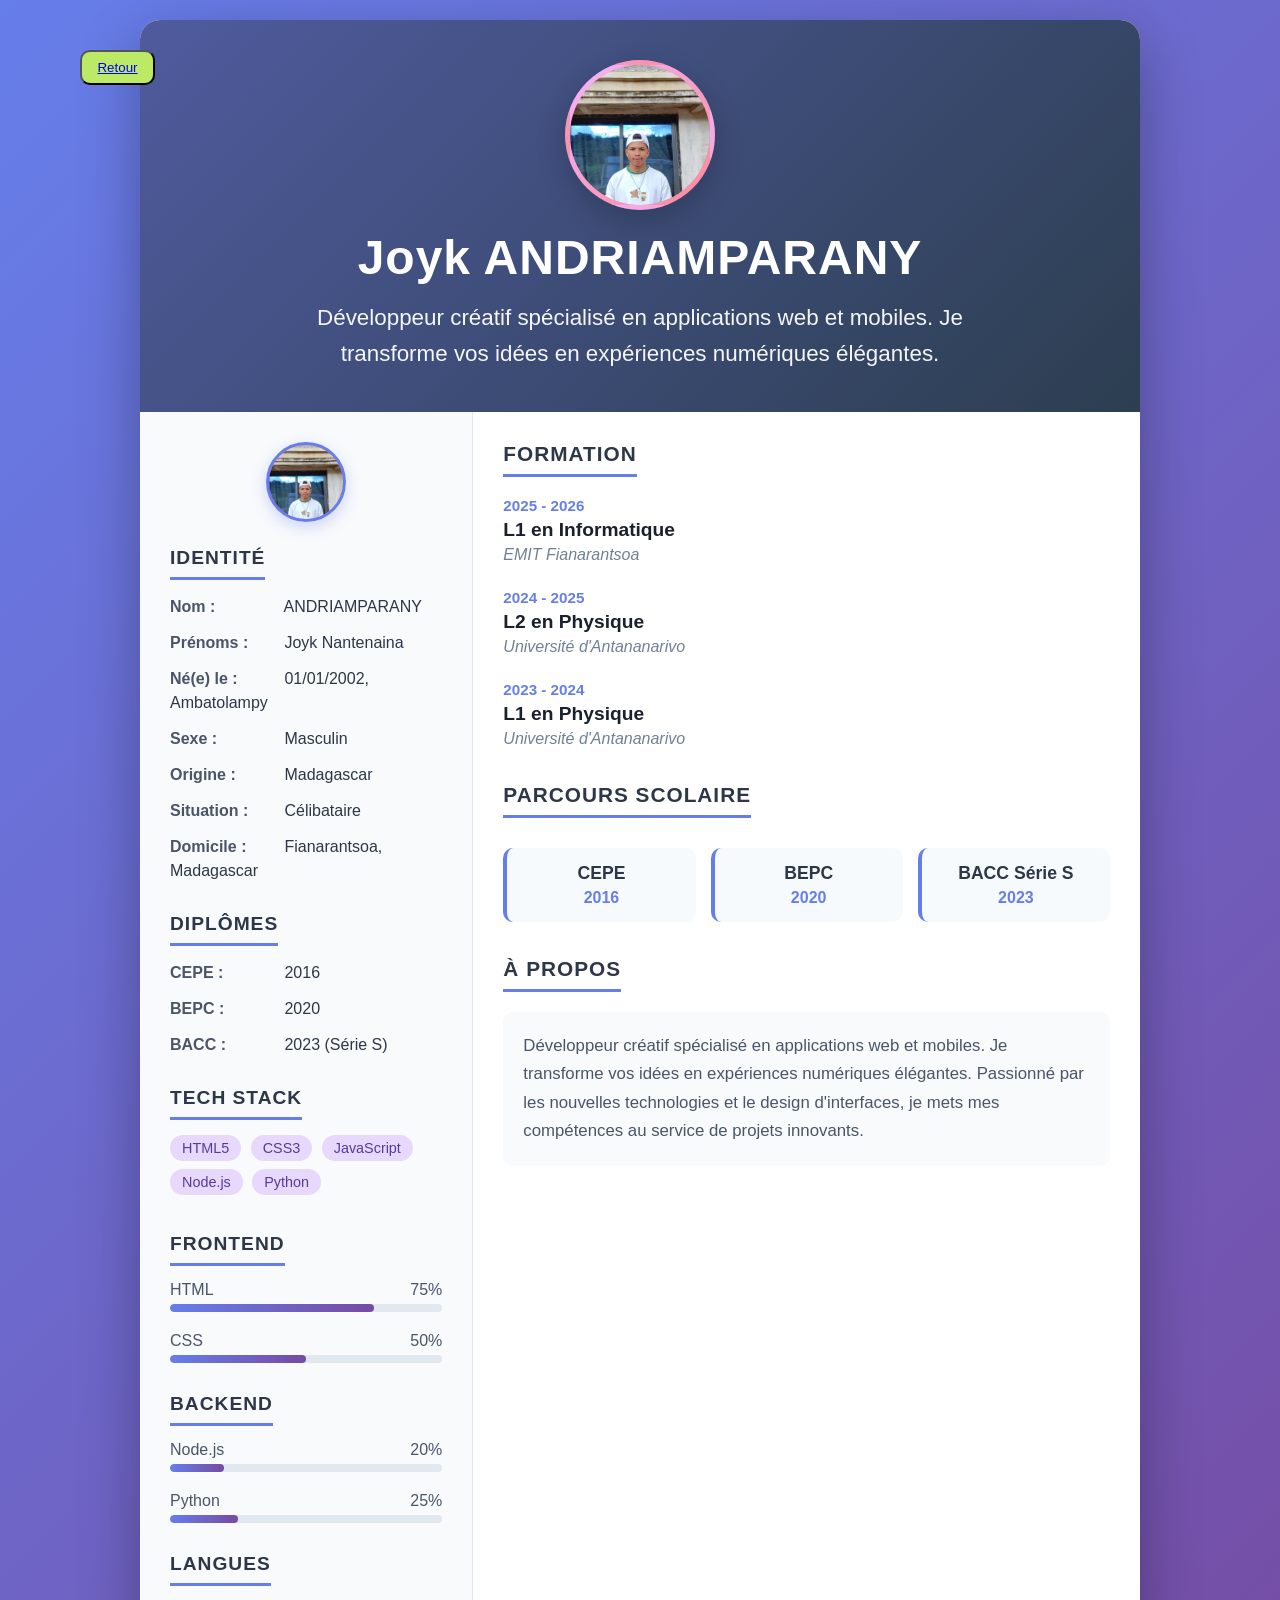
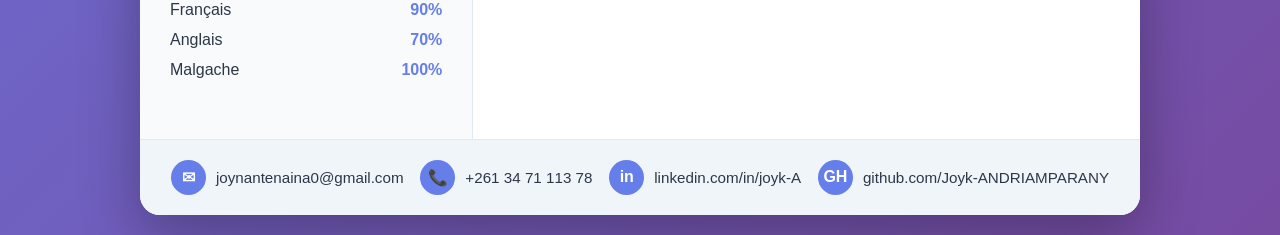
<file: cv/cv.html>
<!DOCTYPE html>
<html lang="fr">
<head>
    <meta charset="UTF-8">
    <meta name="viewport" content="width=device-width, initial-scale=1.0">
    <title>CV - Joyk ANDRIAMPARANY</title>
    <style>
        * {
            margin: 0;
            padding: 0;
            box-sizing: border-box;
            font-family: 'Inter', -apple-system, BlinkMacSystemFont, 'Segoe UI', Roboto, Oxygen, Ubuntu, Cantarell, sans-serif;
        }

        body {
            background: linear-gradient(135deg, #667eea 0%, #764ba2 100%);
            display: flex;
            justify-content: center;
            align-items: center;
            min-height: 100vh;
            padding: 20px;
        }

        .cv-container {
            max-width: 1000px;
            width: 100%;
            background-color: white;
            border-radius: 20px;
            box-shadow: 0 20px 60px rgba(0,0,0,0.3);
            overflow: hidden;
        }

        /* En-tête avec photo de profil */
        .header {
            background: linear-gradient(135deg, #4f5b9e 0%, #2c3e50 100%);
            color: white;
            padding: 40px;
            text-align: center;
            position: relative;
            display: flex;
            flex-direction: column;
            align-items: center;
        }

        /* Photo de profil principale (grand format) */
        .profile-photo-large {
            width: 150px;
            height: 150px;
            border-radius: 50%;
            background: linear-gradient(135deg, #f093fb 0%, #f5576c 100%);
            border: 5px solid rgba(255,255,255,0.3);
            margin-bottom: 20px;
            display: flex;
            align-items: center;
            justify-content: center;
            overflow: hidden;
            box-shadow: 0 10px 30px rgba(0,0,0,0.2);
        }

        .profile-photo-large img {
            width: 140px;
        }

        .header h1 {
            font-size: 3rem;
            font-weight: 700;
            margin-bottom: 15px;
            letter-spacing: 1px;
        }

        .header .subtitle {
            font-size: 1.4rem;
            opacity: 0.95;
            font-weight: 300;
            max-width: 700px;
            margin: 0 auto;
            line-height: 1.6;
        }

        /* Grille principale */
        .grid-2 {
            display: grid;
            grid-template-columns: 1fr 2fr;
            gap: 0;
        }

        /* Colonne latérale gauche */
        .sidebar {
            background-color: #f8fafc;
            padding: 30px;
            border-right: 1px solid #e2e8f0;
        }

        /* Photo de profil dans la sidebar (miniature) */
        .profile-photo-small {
            width: 80px;
            height: 80px;
            border-radius: 50%;
            background: linear-gradient(135deg, #f093fb 0%, #f5576c 100%);
            margin: 0 auto 25px auto;
            display: flex;
            align-items: center;
            justify-content: center;
            overflow: hidden;
            border: 3px solid #667eea;
            box-shadow: 0 5px 15px rgba(102,126,234,0.3);
        }

        .profile-photo-small img {
            width: 75px;
        }

        .sidebar-section {
            margin-bottom: 30px;
        }

        .sidebar-section h3 {
            color: #2d3748;
            font-size: 1.2rem;
            font-weight: 600;
            text-transform: uppercase;
            letter-spacing: 1px;
            margin-bottom: 15px;
            padding-bottom: 8px;
            border-bottom: 3px solid #667eea;
            display: inline-block;
        }

        .info-item {
            margin-bottom: 12px;
            line-height: 1.5;
        }

        .info-item strong {
            color: #4a5568;
            font-weight: 600;
            min-width: 110px;
            display: inline-block;
        }

        .info-item span {
            color: #2d3748;
        }

        /* Compétences */
        .skill-item {
            margin-bottom: 20px;
        }

        .skill-header {
            display: flex;
            justify-content: space-between;
            margin-bottom: 5px;
            color: #4a5568;
            font-weight: 500;
        }

        .skill-bar-bg {
            background-color: #e2e8f0;
            height: 8px;
            border-radius: 4px;
            overflow: hidden;
        }

        .skill-bar-fill {
            background: linear-gradient(90deg, #667eea, #764ba2);
            height: 100%;
            border-radius: 4px;
        }

        .skill-tag {
            background-color: #e9d8fd;
            color: #553c9a;
            padding: 5px 12px;
            border-radius: 20px;
            font-size: 0.9rem;
            display: inline-block;
            margin: 0 5px 8px 0;
            font-weight: 500;
        }

        .lang-item {
            display: flex;
            justify-content: space-between;
            margin-bottom: 12px;
            color: #2d3748;
        }

        .lang-percent {
            color: #667eea;
            font-weight: 600;
        }

        /* Colonne principale droite */
        .main-content {
            padding: 30px;
        }

        .main-section {
            margin-bottom: 35px;
        }

        .main-section h3 {
            color: #2d3748;
            font-size: 1.3rem;
            font-weight: 600;
            text-transform: uppercase;
            letter-spacing: 1px;
            margin-bottom: 20px;
            padding-bottom: 8px;
            border-bottom: 3px solid #667eea;
            display: inline-block;
        }

        .formation-item {
            margin-bottom: 25px;
        }

        .formation-date {
            color: #667eea;
            font-weight: 600;
            font-size: 0.95rem;
            margin-bottom: 5px;
        }

        .formation-title {
            font-size: 1.2rem;
            font-weight: 600;
            color: #1a202c;
            margin-bottom: 5px;
        }

        .formation-place {
            color: #718096;
            font-style: italic;
        }

        .diplome-grid {
            display: grid;
            grid-template-columns: repeat(3, 1fr);
            gap: 15px;
            margin-top: 10px;
        }

        .diplome-card {
            background-color: #f7fafc;
            padding: 15px;
            border-radius: 10px;
            text-align: center;
            border-left: 4px solid #667eea;
        }

        .diplome-card .diplome-name {
            font-weight: 700;
            color: #2d3748;
            font-size: 1.1rem;
        }

        .diplome-card .diplome-year {
            color: #667eea;
            font-weight: 600;
            margin-top: 5px;
        }

        /* Contact et footer */
        .contact-info {
            background-color: #f0f5fa;
            padding: 20px 30px;
            display: flex;
            flex-wrap: wrap;
            justify-content: space-around;
            gap: 15px;
            border-top: 1px solid #e2e8f0;
        }

        .contact-item {
            display: flex;
            align-items: center;
            gap: 10px;
            color: #2d3748;
        }

        .contact-icon {
            background-color: #667eea;
            color: white;
            width: 35px;
            height: 35px;
            border-radius: 50%;
            display: flex;
            align-items: center;
            justify-content: center;
            font-weight: 700;
        }

        .contact-text {
            font-size: 0.95rem;
        }

        .contact-text a {
            color: #2d3748;
            text-decoration: none;
        }

        .contact-text a:hover {
            color: #667eea;
            text-decoration: underline;
        }

        /* Responsive */
        @media (max-width: 768px) {
            .grid-2 {
                grid-template-columns: 1fr;
            }
            .sidebar {
                border-right: none;
                border-bottom: 1px solid #e2e8f0;
            }
            .header h1 {
                font-size: 2.2rem;
            }
            .diplome-grid {
                grid-template-columns: 1fr;
            }
        }

        button {
            position: fixed;
            top: 50px;
            left: 80px;
            width: 75px;
            height: 35px;
            align-items: center;
            justify-content: center;
            border-radius: 10px;
            background-color: #bcea66;
            font-weight: 400;
        }

        button a {
            
        }
    </style>
</head>
<body>
    
    <div class="cv-container">
        <!-- En-tête principal avec photo de profil -->
        <div class="header">
            <!-- Photo de profil principale (schéma/placeholder) -->
            <div class="profile-photo-large">
                <img src="../images/profil1.jpg">
            </div>
            <h1>Joyk ANDRIAMPARANY</h1>
            <div class="subtitle">Développeur créatif spécialisé en applications web et mobiles. Je transforme vos idées en expériences numériques élégantes.</div>
        </div>

        <div class="grid-2">
            <!-- Colonne latérale gauche : infos perso, compétences, langues -->
            <div class="sidebar">
                <!-- Mini photo de profil dans la sidebar -->
                <div class="profile-photo-small">
                    <img src="../images/profil1.jpg">
                </div>

                <!-- Section Identité -->
                <div class="sidebar-section">
                    <h3>Identité</h3>
                    <div class="info-item"><strong>Nom :</strong> <span>ANDRIAMPARANY</span></div>
                    <div class="info-item"><strong>Prénoms :</strong> <span>Joyk Nantenaina</span></div>
                    <div class="info-item"><strong>Né(e) le :</strong> <span>01/01/2002, Ambatolampy</span></div>
                    <div class="info-item"><strong>Sexe :</strong> <span>Masculin</span></div>
                    <div class="info-item"><strong>Origine :</strong> <span>Madagascar</span></div>
                    <div class="info-item"><strong>Situation :</strong> <span>Célibataire</span></div>
                    <div class="info-item"><strong>Domicile :</strong> <span>Fianarantsoa, Madagascar</span></div>
                </div>

                <!-- Section Diplômes (extrait) -->
                <div class="sidebar-section">
                    <h3>Diplômes</h3>
                    <div class="info-item"><strong>CEPE :</strong> <span>2016</span></div>
                    <div class="info-item"><strong>BEPC :</strong> <span>2020</span></div>
                    <div class="info-item"><strong>BACC :</strong> <span>2023 (Série S)</span></div>
                </div>

                <!-- Section Compétences techniques (tags) -->
                <div class="sidebar-section">
                    <h3>Tech Stack</h3>
                    <div>
                        <span class="skill-tag">HTML5</span>
                        <span class="skill-tag">CSS3</span>
                        <span class="skill-tag">JavaScript</span>
                        <span class="skill-tag">Node.js</span>
                        <span class="skill-tag">Python</span>
                    </div>
                </div>

                <!-- Compétences avec pourcentages (Frontend) -->
                <div class="sidebar-section">
                    <h3>Frontend</h3>
                    <div class="skill-item">
                        <div class="skill-header"><span>HTML</span> <span>75%</span></div>
                        <div class="skill-bar-bg"><div class="skill-bar-fill" style="width:75%"></div></div>
                    </div>
                    <div class="skill-item">
                        <div class="skill-header"><span>CSS</span> <span>50%</span></div>
                        <div class="skill-bar-bg"><div class="skill-bar-fill" style="width:50%"></div></div>
                    </div>
                </div>

                <!-- Compétences Backend -->
                <div class="sidebar-section">
                    <h3>Backend</h3>
                    <div class="skill-item">
                        <div class="skill-header"><span>Node.js</span> <span>20%</span></div>
                        <div class="skill-bar-bg"><div class="skill-bar-fill" style="width:20%"></div></div>
                    </div>
                    <div class="skill-item">
                        <div class="skill-header"><span>Python</span> <span>25%</span></div>
                        <div class="skill-bar-bg"><div class="skill-bar-fill" style="width:25%"></div></div>
                    </div>
                </div>

                <!-- Langues -->
                <div class="sidebar-section">
                    <h3>Langues</h3>
                    <div class="lang-item"><span>Français</span> <span class="lang-percent">90%</span></div>
                    <div class="lang-item"><span>Anglais</span> <span class="lang-percent">70%</span></div>
                    <div class="lang-item"><span>Malgache</span> <span class="lang-percent">100%</span></div>
                </div>
            </div>

            <!-- Colonne principale droite : formations, parcours -->
            <div class="main-content">
                <!-- Section Formation -->
                <div class="main-section">
                    <h3>Formation</h3>
                    
                    <div class="formation-item">
                        <div class="formation-date">2025 - 2026</div>
                        <div class="formation-title">L1 en Informatique</div>
                        <div class="formation-place">EMIT Fianarantsoa</div>
                    </div>

                    <div class="formation-item">
                        <div class="formation-date">2024 - 2025</div>
                        <div class="formation-title">L2 en Physique</div>
                        <div class="formation-place">Université d'Antananarivo</div>
                    </div>

                    <div class="formation-item">
                        <div class="formation-date">2023 - 2024</div>
                        <div class="formation-title">L1 en Physique</div>
                        <div class="formation-place">Université d'Antananarivo</div>
                    </div>
                </div>

                <!-- Section Diplômes détaillée -->
                <div class="main-section">
                    <h3>Parcours scolaire</h3>
                    <div class="diplome-grid">
                        <div class="diplome-card">
                            <div class="diplome-name">CEPE</div>
                            <div class="diplome-year">2016</div>
                        </div>
                        <div class="diplome-card">
                            <div class="diplome-name">BEPC</div>
                            <div class="diplome-year">2020</div>
                        </div>
                        <div class="diplome-card">
                            <div class="diplome-name">BACC Série S</div>
                            <div class="diplome-year">2023</div>
                        </div>
                    </div>
                </div>

                <!-- Section "À propos" reprenant la phrase d'accroche -->
                <div class="main-section">
                    <h3>À propos</h3>
                    <p style="color: #4a5568; line-height: 1.7; font-size: 1.05rem; background: #f8fafc; padding: 20px; border-radius: 10px;">
                        Développeur créatif spécialisé en applications web et mobiles. Je transforme vos idées en expériences numériques élégantes. Passionné par les nouvelles technologies et le design d'interfaces, je mets mes compétences au service de projets innovants.
                    </p>
                </div>
            </div>
        </div>

        <!-- Pied de page avec coordonnées (contact) -->
        <div class="contact-info">
            <div class="contact-item">
                <div class="contact-icon">✉</div>
                <div class="contact-text"><a href="mailto:joynantenaina0@gmail.com">joynantenaina0@gmail.com</a></div>
            </div>
            <div class="contact-item">
                <div class="contact-icon">📞</div>
                <div class="contact-text">+261 34 71 113 78</div>
            </div>
            <div class="contact-item">
                <div class="contact-icon">in</div>
                <div class="contact-text"><a href="#" target="_blank">linkedin.com/in/joyk-A</a></div>
            </div>
            <div class="contact-item">
                <div class="contact-icon">GH</div>
                <div class="contact-text"><a href="#" target="_blank">github.com/Joyk-ANDRIAMPARANY</a></div>
            </div>
        </div>
    </div>
    <button class="retour"><a href="../index.html">Retour</a></button>
</body>
</html>
</file>
